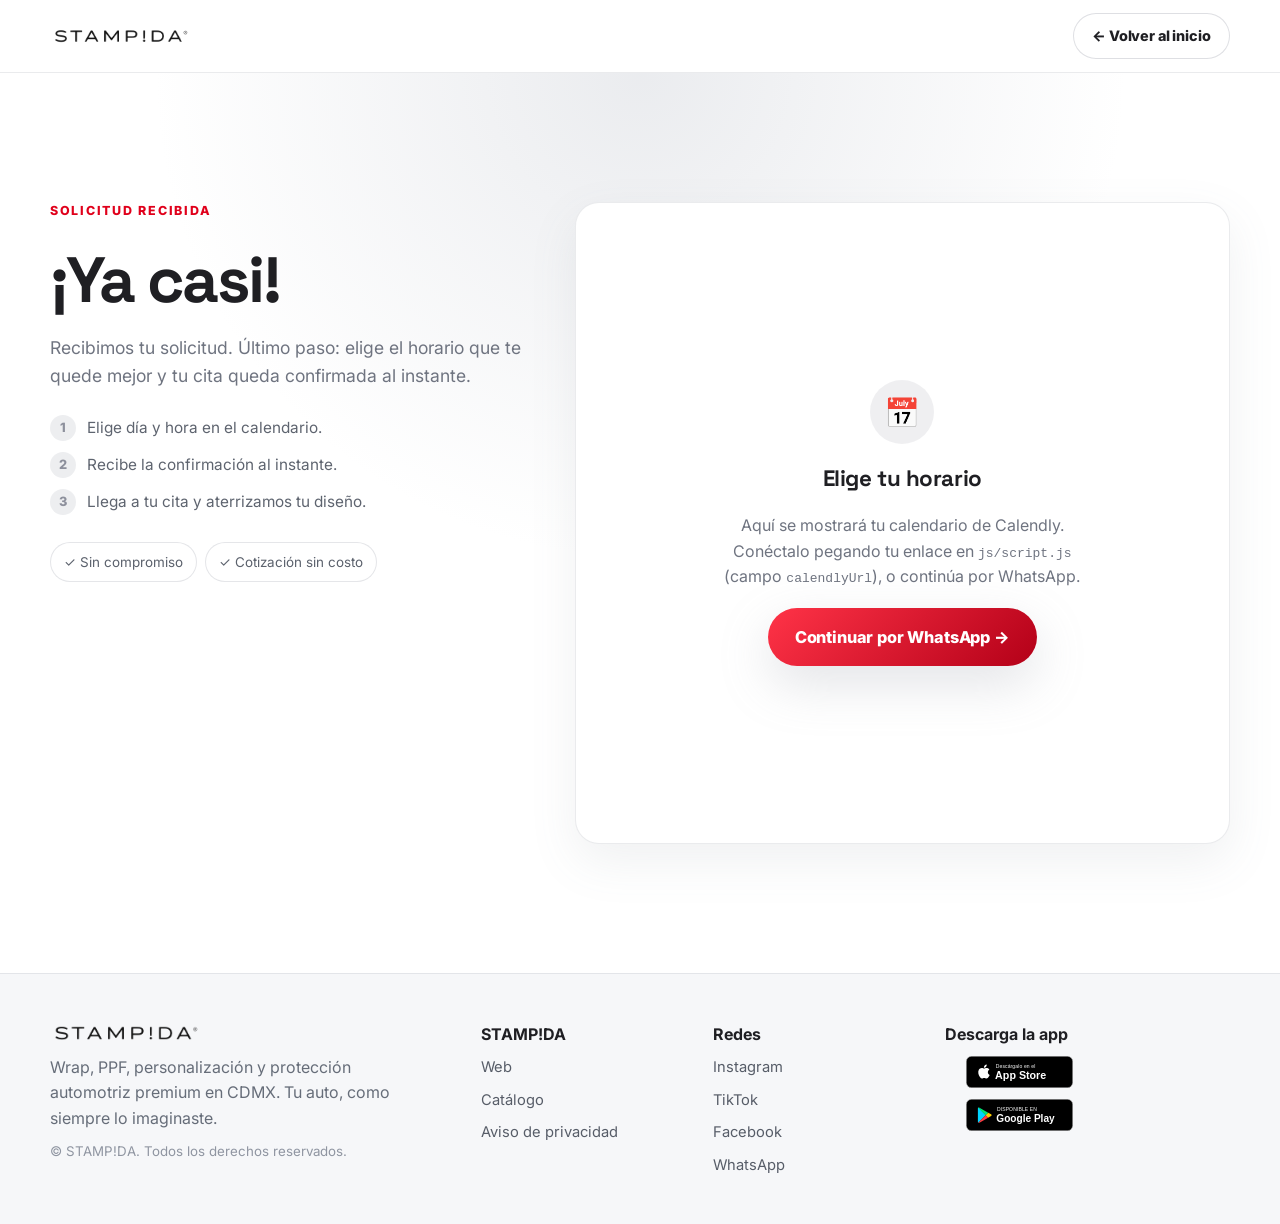
<file: gracias.html>
<!DOCTYPE html>
<html lang="es-MX">
<head>
  <meta charset="utf-8">
  <meta name="viewport" content="width=device-width, initial-scale=1, viewport-fit=cover">
  <title>STAMP!DA — Elige tu horario</title>
  <meta name="description" content="¡Casi listo! Elige el horario de tu cita STAMP!DA y confirma tu transformación.">
  <meta name="robots" content="noindex">
  <link rel="icon" href="assets/favicon.svg">
  <link rel="preconnect" href="https://fonts.googleapis.com">
  <link rel="preconnect" href="https://fonts.gstatic.com" crossorigin>
  <link rel="stylesheet" href="css/styles.css">
</head>
<body data-page="gracias">

  <!-- ===== HEADER ===== -->
  <header class="header">
    <nav class="nav container">
      <a class="nav__logo" href="index.html"><img src="assets/logo-stampida.png" alt="STAMP!DA"></a>
      <a class="btn btn--ghost btn--sm" href="index.html">← Volver al inicio</a>
    </nav>
  </header>

  <!-- ===== THANK YOU ===== -->
  <section class="thanks">
    <div class="thanks__glow"></div>
    <div class="thanks__grid">
      <div class="thanks__copy">
        <span class="eyebrow">Solicitud recibida</span>
        <h1 class="h2" id="thanksGreet">¡Ya casi!</h1>
        <p class="lead" style="margin-top:.4rem">Recibimos tu solicitud. Último paso: elige el horario que te quede mejor y tu cita queda confirmada al instante.</p>
        <p class="chip" id="thanksResumen" style="display:none;width:max-content;max-width:100%"></p>
        <ul class="thanks__steps">
          <li><span class="n">1</span> Elige día y hora en el calendario.</li>
          <li><span class="n">2</span> Recibe la confirmación al instante.</li>
          <li><span class="n">3</span> Llega a tu cita y aterrizamos tu diseño.</li>
        </ul>
        <div class="chips" style="margin-top:.6rem">
          <span class="chip">✓ Sin compromiso</span>
          <span class="chip">✓ Cotización sin costo</span>
        </div>
      </div>

      <!-- Embed de Calendly (lo inyecta js/script.js; respaldo por WhatsApp si está pendiente) -->
      <div class="cal-card" id="calCard"></div>
    </div>
  </section>

  <!-- ===== FOOTER ===== -->
  <footer class="footer">
    <div class="footer__grid">
      <div class="footer__col">
        <img src="assets/logo-stampida.png" alt="STAMP!DA">
        <p>Wrap, PPF, personalización y protección automotriz premium en CDMX. Tu auto, como siempre lo imaginaste.</p>
        <small>© STAMP!DA. Todos los derechos reservados.</small>
      </div>
      <div class="footer__col">
        <strong>STAMP!DA</strong>
        <a href="https://stampida.app/" target="_blank" rel="noopener">Web</a>
        <a href="https://www.stampida.mx" target="_blank" rel="noopener">Catálogo</a>
        <a href="https://stampida.app/?page_id=3" target="_blank" rel="noopener">Aviso de privacidad</a>
      </div>
      <div class="footer__col">
        <strong>Redes</strong>
        <a href="https://www.instagram.com/stampidamx" target="_blank" rel="noopener">Instagram</a>
        <a href="https://www.tiktok.com/@stampidamx" target="_blank" rel="noopener">TikTok</a>
        <a href="https://facebook.com/stampidaapp" target="_blank" rel="noopener">Facebook</a>
        <a href="https://wa.me/525551720748?text=Quiero%20agendar" target="_blank" rel="noopener">WhatsApp</a>
      </div>
      <div class="footer__col">
        <strong>Descarga la app</strong>
        <a href="https://ios.stampida.app" target="_blank" rel="noopener"><img class="store-badge" src="assets/app-store-badge.svg" alt="Descárgalo en el App Store"></a>
        <a href="https://play.stampida.app" target="_blank" rel="noopener"><img class="store-badge" src="assets/google-play-badge.svg" alt="Disponible en Google Play"></a>
      </div>
    </div>
  </footer>

  <script src="js/script.js"></script>
</body>
</html>
</file>
<file: css/styles.css>
/* ============================================================
   STAMP!DA — Landing de conversión + Thank you (Calendly)
   Hoja de estilos compartida por index.html y gracias.html
   ============================================================ */

@import url('https://fonts.googleapis.com/css2?family=Inter:wght@400;500;600;700;800;900&family=Space+Grotesk:wght@500;600;700&display=swap');

:root{
  --bg:#ffffff;
  --ink:#1f1f23;
  --muted:#6f7480;
  --muted-2:#989daa;
  --line:rgba(160,164,175,.22);
  --line-soft:rgba(160,164,175,.12);
  --panel:linear-gradient(180deg,rgba(255,255,255,.98),rgba(242,244,247,.92));
  --red:#e0001b;
  --red-2:#a60016;
  --grad:linear-gradient(135deg,#ff3347,#b30018);
  --gold:#e0001b;
  --sans:'Inter',system-ui,-apple-system,Segoe UI,sans-serif;
  --display:'Space Grotesk',sans-serif;
  --wrap:min(100% - 32px,1180px);
}

*{box-sizing:border-box}
html{scroll-behavior:smooth}
body{
  margin:0;background:var(--bg);color:var(--ink);
  font-family:var(--sans);line-height:1.5;overflow-x:hidden;
  -webkit-font-smoothing:antialiased;
}
img{display:block;max-width:100%}
a{color:inherit}

@keyframes spd-marquee{from{transform:translateX(0)}to{transform:translateX(-50%)}}

.container{width:var(--wrap);margin-inline:auto}

/* ---------- Botones ---------- */
.btn{
  display:inline-flex;align-items:center;justify-content:center;gap:.5rem;
  border-radius:999px;text-decoration:none;font-weight:800;
  letter-spacing:-.01em;cursor:pointer;border:none;transition:transform .15s ease,box-shadow .2s ease;
}
.btn:active{transform:translateY(1px)}
.btn--primary{background:var(--grad);color:#fff;box-shadow:0 18px 50px rgba(232,0,29,.38)}
.btn--ghost{background:rgba(255,255,255,.08);border:1px solid rgba(255,255,255,.18);color:#fff;backdrop-filter:blur(8px)}
.btn--sm{padding:.7rem 1.15rem;font-size:.9rem}
.btn--md{padding:1.05rem 1.7rem;font-size:1.02rem}
.btn--block{width:100%}

/* ---------- Header ---------- */
.header{position:sticky;top:0;z-index:60;backdrop-filter:blur(18px);background:rgba(5,5,5,.7);border-bottom:1px solid var(--line)}
.nav{min-height:72px;display:flex;align-items:center;justify-content:space-between;gap:1rem}
.nav__logo img{width:140px;max-height:30px;object-fit:contain;filter:invert(1)}
.nav__links{display:flex;align-items:center;gap:1.6rem;color:#cdccd2;font-size:.92rem;font-weight:500}
.nav__links a{text-decoration:none}
.nav__links a:hover{color:#fff}

/* ---------- Hero ---------- */
.hero{position:relative;min-height:92vh;display:flex;align-items:center;overflow:hidden}
.hero__video{position:absolute;inset:0;width:100%;height:100%;object-fit:cover;z-index:0}
.hero__placeholder{position:absolute;inset:0;z-index:0;display:grid;place-items:center;
  background:repeating-linear-gradient(135deg,#0b0b0e 0,#0b0b0e 22px,#0f0f14 22px,#0f0f14 44px)}
.hero__placeholder span{font-family:monospace;font-size:.8rem;color:#5c5c63;letter-spacing:.06em}
.hero__overlay{position:absolute;inset:0;z-index:1}
.hero__overlay--h{background:linear-gradient(90deg,rgba(5,5,5,.46) 0%,rgba(5,5,5,.36) 30%,rgba(5,5,5,.17) 100%)}
.hero__overlay--v{background:linear-gradient(180deg,rgba(5,5,5,.4) 0%,transparent 30%,transparent 30%,rgba(5,5,5,.35) 100%)}
.hero__inner{position:relative;z-index:2;width:var(--wrap);margin-inline:auto;padding:6rem 0 4rem}
.badge{display:inline-flex;align-items:center;gap:.5rem;padding:.5rem .85rem;border:1px solid rgba(255,255,255,.18);
  border-radius:999px;background:rgba(255,255,255,.06);font-size:.8rem;font-weight:600;letter-spacing:.04em}
.badge__dot{width:.5rem;height:.5rem;border-radius:50%;background:var(--red);box-shadow:0 0 16px var(--red)}
.hero__title{font-family:var(--display);font-weight:700;line-height:.92;letter-spacing:-.05em;
  font-size:clamp(3.4rem,8.5vw,7.5rem);margin:1.4rem 0 0;max-width:14ch}
.hero__title em{color:var(--red);font-style:normal}
.hero__sub{font-size:clamp(1.1rem,2vw,1.4rem);line-height:1.55;color:#e6e6ea;max-width:54ch;margin:1.5rem 0 0}
.cta-row{display:flex;flex-wrap:wrap;gap:.85rem;margin-top:2rem}
.stats{display:flex;flex-wrap:wrap;gap:2rem;margin-top:2.6rem}
.stat__n{font-family:var(--display);font-size:1.9rem;font-weight:700;letter-spacing:-.03em}
.stat__l{color:var(--muted);font-size:.85rem}

/* ---------- Marquee ---------- */
.marquee{border-block:1px solid var(--line);background:rgba(255,255,255,.03);overflow:hidden}
.marquee__track{display:flex;gap:2.4rem;min-width:max-content;padding:1rem 0;animation:spd-marquee 26s linear infinite}
.marquee__track span{font-family:var(--display);font-size:clamp(1.1rem,2vw,1.8rem);font-weight:600;text-transform:uppercase;letter-spacing:-.02em}
.marquee__track .sep{color:var(--red);font-size:1.4rem}

/* ---------- Secciones genéricas ---------- */
.section{width:var(--wrap);margin-inline:auto;padding:clamp(4rem,8vw,7rem) 0}
.section--tight{padding-top:clamp(2rem,4vw,3rem)}
.section-head{max-width:780px;margin-bottom:2.5rem}
.eyebrow{color:var(--red);font-weight:800;text-transform:uppercase;letter-spacing:.14em;font-size:.78rem}
.h2{font-family:var(--display);font-weight:700;line-height:.95;letter-spacing:-.04em;font-size:clamp(2.4rem,5vw,4.4rem);margin:.7rem 0 0}
.lead{color:var(--muted);font-size:1.1rem;line-height:1.6;margin:1rem 0 0}

/* ---------- Catálogo ---------- */
.cards{display:grid;grid-template-columns:repeat(3,1fr);gap:1rem}
.card{border:1px solid var(--line);border-radius:24px;overflow:hidden;background:var(--panel)}
.card__media{height:230px;background:linear-gradient(135deg,#16161c,#050505);position:relative;display:grid;place-items:center}
.card__media b{font-family:var(--display);font-size:4rem;font-weight:700;color:rgba(255,255,255,.07);letter-spacing:-.04em}
.card__tag-img{position:absolute;bottom:1rem;left:1rem;font-family:monospace;font-size:.7rem;color:#5c5c63}
.card__body{padding:1.4rem}
.card__kicker{color:var(--red);font-weight:800;text-transform:uppercase;font-size:.74rem;letter-spacing:.12em}
.card__title{font-family:var(--display);font-weight:700;font-size:1.5rem;letter-spacing:-.03em;margin:.5rem 0 .6rem}
.card__text{color:var(--muted);line-height:1.6;margin:0 0 1rem}
.card__link{font-weight:800;color:#fff;text-decoration:underline;text-decoration-color:var(--red);text-underline-offset:.35rem}
.card__time{display:inline-block;font-size:.78rem;font-weight:700;color:var(--red);letter-spacing:.04em;margin-bottom:.6rem}

/* ---------- Casos de uso ---------- */
.uses{display:grid;grid-template-columns:repeat(4,1fr);gap:1rem}
.use{padding:1.4rem;min-height:220px;border:1px solid var(--line);border-radius:24px;background:var(--panel)}
.use__n{font-family:var(--display);color:var(--red);font-size:2.2rem;letter-spacing:-.06em}
.use__title{font-family:var(--display);font-weight:700;font-size:1.35rem;letter-spacing:-.03em;margin:.8rem 0 .5rem}
.use__text{color:var(--muted);line-height:1.55;margin:0}

/* ---------- Comparativa ---------- */
.compare{display:grid;grid-template-columns:1fr 1fr;gap:1rem;align-items:stretch}
.compare__col{padding:1.8rem;border:1px solid var(--line);border-radius:24px;background:rgba(255,255,255,.03)}
.compare__col--win{border-color:rgba(232,0,29,.5);background:linear-gradient(180deg,rgba(232,0,29,.16),rgba(255,255,255,.04));box-shadow:0 24px 80px rgba(232,0,29,.22)}
.compare__kicker{font-size:.8rem;text-transform:uppercase;letter-spacing:.12em;font-weight:800;color:#9a9aa1}
.compare__col--win .compare__kicker{color:#fff}
.compare__title{font-family:var(--display);font-weight:700;font-size:1.7rem;letter-spacing:-.03em;margin:.6rem 0 1.2rem;color:#cfcfd4}
.compare__col--win .compare__title{color:#fff}
.compare__list{display:grid;gap:.85rem;margin:0;padding:0;list-style:none}
.compare__list li{border-top:1px solid rgba(255,255,255,.1);padding-top:.85rem;color:#b9b9c0}
.compare__col--win .compare__list li{border-top-color:rgba(255,255,255,.16);color:#f0f0f4}

/* ---------- Testimonios ---------- */
.reviews-sec{padding:clamp(4rem,8vw,6rem) 0;border-block:1px solid rgba(255,255,255,.1);background:rgba(255,255,255,.02)}
.rating{display:flex;flex-wrap:wrap;align-items:center;gap:1rem;margin-top:1.2rem}
.rating__chip{display:flex;align-items:center;gap:.7rem;border:1px solid rgba(255,255,255,.14);border-radius:16px;padding:.7rem 1.1rem;background:rgba(255,255,255,.04)}
.rating__chip img{height:20px;width:auto}
.rating__num{font-family:var(--display);font-weight:700;font-size:1.3rem;letter-spacing:-.02em}
.stars{color:var(--gold);letter-spacing:.08em}
.reviews-mask{overflow:hidden;-webkit-mask-image:linear-gradient(90deg,transparent,#000 6%,#000 94%,transparent);mask-image:linear-gradient(90deg,transparent,#000 6%,#000 94%,transparent)}
.reviews__track{display:flex;gap:1rem;min-width:max-content;padding:.25rem .5rem;animation:spd-marquee 70s linear infinite}
.reviews__track:hover{animation-play-state:paused}
.review{width:min(360px,84vw);flex:none;padding:1.4rem;border:1px solid var(--line);border-radius:20px;background:var(--panel);display:flex;flex-direction:column;gap:.85rem}
.review__head{display:flex;align-items:center;gap:.85rem}
.avatar{width:46px;height:46px;flex:none;border-radius:50%;display:grid;place-items:center;font-family:var(--display);font-weight:700;font-size:1rem;color:#fff}
.review__name{display:block;font-size:.98rem;color:#fff;font-weight:700}
.review__stars{font-size:.82rem}
.review__text{color:#dcdce2;line-height:1.6;margin:0;font-size:.96rem;display:-webkit-box;-webkit-line-clamp:6;-webkit-box-orient:vertical;overflow:hidden}
.review__src{display:flex;align-items:center;gap:.5rem;margin-top:auto;color:#9a9aa1;font-size:.82rem;font-weight:600}
.review__src img{width:16px;height:16px}
.backers{margin-top:1.2rem;display:flex;flex-wrap:wrap;align-items:center;gap:1.2rem;border:1px solid var(--line);border-radius:22px;padding:1.4rem 1.5rem;background:var(--panel)}
.backers__label{color:#9a9aa1;font-size:.8rem;text-transform:uppercase;letter-spacing:.12em;font-weight:800;flex:none}
.backer{display:flex;align-items:center;gap:.85rem}
.backer img{width:48px;height:48px;border-radius:50%;object-fit:cover;border:1px solid rgba(255,255,255,.15)}
.backer strong{display:block;font-size:.98rem}
.backer span{color:var(--muted);font-size:.82rem}
.backer--featured img{width:64px;height:64px;border:2px solid var(--red);box-shadow:0 0 24px rgba(232,0,29,.35)}
.backer--featured strong{font-size:1.08rem}
.backer__quote{color:#cfcfd4;font-size:.86rem;font-style:italic;margin:.35rem 0 0;max-width:38ch;line-height:1.5}

/* ---------- Ubicaciones ---------- */
.loc-btns{display:flex;gap:.55rem;flex-wrap:wrap;margin-bottom:1rem}
.loc-btn{border:1px solid rgba(255,255,255,.13);border-radius:999px;padding:.65rem .95rem;background:rgba(255,255,255,.05);color:#fff;cursor:pointer;font-weight:700;font-size:.88rem;font-family:var(--sans);transition:.2s}
.loc-btn:hover{border-color:rgba(255,255,255,.3)}
.loc-btn.is-active{border-color:var(--red);background:var(--red)}
.loc-panel{display:grid;grid-template-columns:.4fr .6fr;gap:1rem;border:1px solid var(--line);border-radius:24px;padding:1rem;background:linear-gradient(180deg,rgba(255,255,255,.05),rgba(255,255,255,.02))}
.loc-panel__info{padding:1rem;display:grid;align-content:center;gap:.8rem}
.loc-panel__name{font-family:var(--display);font-size:clamp(2rem,4vw,3.4rem);letter-spacing:-.05em;font-weight:700}
.loc-panel__info p{color:var(--muted);margin:0;line-height:1.6}
.map{width:100%;height:420px;border:0;border-radius:18px;background:#15151a}

/* ---------- FAQ ---------- */
.faq{width:min(100% - 32px,820px);margin-inline:auto;padding:clamp(4rem,8vw,6rem) 0 clamp(2rem,4vw,3rem)}
.faq__head{text-align:center;margin-bottom:2.2rem}
.faq__list{display:grid;gap:.7rem}
.faq__item{border:1px solid var(--line);border-radius:16px;background:rgba(255,255,255,.04);overflow:hidden}
.faq__q{display:flex;align-items:center;justify-content:space-between;gap:1rem;padding:1.1rem 1.2rem;cursor:pointer;font-weight:700;list-style:none;font-size:1.02rem}
.faq__q::-webkit-details-marker{display:none}
.faq__plus{flex:none;font-family:var(--display);color:var(--red);font-size:1.5rem;line-height:1;transition:transform .25s ease}
.faq__item[open] .faq__plus{transform:rotate(45deg)}
.faq__a{padding:0 1.2rem 1.2rem;margin:0;color:var(--muted);line-height:1.65}

/* ---------- Agenda / Formulario ---------- */
.agenda{position:relative;padding:clamp(3rem,6vw,5rem) 0 clamp(4rem,8vw,7rem)}
.agenda__glow{position:absolute;inset:0 0 auto 0;height:60%;background:radial-gradient(circle at 50% 0,rgba(232,0,29,.18),transparent 60%);pointer-events:none}
.agenda__grid{position:relative;width:var(--wrap);margin-inline:auto;display:grid;grid-template-columns:.82fr 1.18fr;gap:2.5rem;align-items:start}
.agenda__copy{display:grid;gap:1.1rem}
.agenda__copy p{color:#cfcfd4;font-size:1.12rem;line-height:1.6;margin:0}
.chips{display:flex;flex-wrap:wrap;gap:.55rem;margin-top:.3rem}
.chip{border:1px solid rgba(255,255,255,.13);border-radius:999px;padding:.55rem .8rem;background:rgba(255,255,255,.04);color:#d8d8df;font-size:.84rem}
.form{border:1px solid var(--line);border-radius:24px;padding:1.5rem;background:rgba(8,8,10,.72);backdrop-filter:blur(20px)}
.form__head{display:flex;justify-content:space-between;align-items:center;gap:1rem;border-bottom:1px solid var(--line);padding-bottom:1rem;margin-bottom:1.2rem}
.form__head h3{font-family:var(--display);font-weight:700;font-size:1.5rem;letter-spacing:-.03em;margin:0}
.form__time{color:var(--red);font-weight:800;font-size:.85rem}
.field{display:grid;gap:.4rem;margin-bottom:.9rem;font-weight:700;font-size:.92rem}
.input,.select,.textarea{width:100%;border:1px solid rgba(255,255,255,.13);border-radius:14px;padding:.9rem 1rem;color:#fff;background:rgba(0,0,0,.48);outline:none;font-weight:500;font-family:var(--sans);font-size:1rem}
.select{background:rgba(0,0,0,.66);color-scheme:dark}
.textarea{resize:vertical;min-height:90px}
.input:focus,.select:focus,.textarea:focus{border-color:var(--red)}
.check{display:grid;grid-template-columns:auto 1fr;gap:.6rem;align-items:start;margin-bottom:1.1rem;font-weight:500;color:#cacad0;font-size:.86rem;line-height:1.5}
.check input{width:auto;margin-top:.2rem}

/* ---------- Thank you (gracias.html) ---------- */
.thanks{position:relative;min-height:100vh;display:flex;align-items:center;padding:clamp(2.5rem,6vw,5rem) 0}
.thanks__glow{position:absolute;inset:0 0 auto 0;height:55%;background:radial-gradient(circle at 50% 0,rgba(232,0,29,.2),transparent 60%);pointer-events:none}
.thanks__grid{position:relative;width:var(--wrap);margin-inline:auto;display:grid;grid-template-columns:.85fr 1.15fr;gap:2.5rem;align-items:start}
.thanks__copy{display:grid;gap:1.1rem;align-content:start;position:sticky;top:96px}
.thanks__steps{display:grid;gap:.7rem;margin:.4rem 0 0;padding:0;list-style:none}
.thanks__steps li{display:flex;gap:.7rem;align-items:center;color:#d8d8df;font-size:.96rem}
.thanks__steps .n{flex:none;width:26px;height:26px;border-radius:50%;background:rgba(232,0,29,.16);color:var(--red);display:grid;place-items:center;font-weight:800;font-size:.8rem}
.cal-card{border:1px solid var(--line);border-radius:24px;overflow:hidden;background:#101014;min-height:640px}
.cal-card iframe{width:100%;height:720px;border:0;display:block}
.cal-fallback{padding:2.5rem 1.5rem;display:grid;gap:1.1rem;place-items:center;text-align:center;min-height:640px;align-content:center}
.cal-fallback__icon{width:64px;height:64px;border-radius:50%;background:rgba(232,0,29,.15);display:grid;place-items:center;font-size:1.8rem}
.cal-fallback strong{font-family:var(--display);font-size:1.4rem;letter-spacing:-.02em}
.cal-fallback p{color:var(--muted);margin:0;max-width:36ch;line-height:1.6}

/* ---------- Footer ---------- */
.footer{border-top:1px solid var(--line);padding:3rem 0;background:#050505}
.footer__grid{width:var(--wrap);margin-inline:auto;display:grid;grid-template-columns:1.4fr .7fr .7fr 1fr;gap:2rem}
.footer__col{display:grid;gap:.65rem;align-content:start}
.footer__col img{width:150px;max-height:32px;object-fit:contain;filter:invert(1)}
.footer__col p{color:var(--muted);margin:0;line-height:1.6;max-width:34ch}
.footer__col a{color:#d7d7dd;text-decoration:none;font-size:.92rem}
.footer__col a:hover{color:#fff}
.footer__col small{color:var(--muted-2)}
.store-badge{width:170px}

/* ============================================================
   Responsive
   ============================================================ */
@media(max-width:1020px){
  .nav__links{display:none}
  .uses{grid-template-columns:1fr 1fr}
  .cards{grid-template-columns:1fr}
  .compare{grid-template-columns:1fr}
  .loc-panel{grid-template-columns:1fr}
  .agenda__grid{grid-template-columns:1fr}
  .thanks__grid{grid-template-columns:1fr}
  .thanks__copy{position:static}
  .footer__grid{grid-template-columns:1fr 1fr}
  .hero{min-height:auto}
  .hero__inner{padding:3.2rem 0 3rem}
  .hero__title{font-size:clamp(3rem,11vw,5rem)}
  .map{height:300px}
  .loc-panel__info{padding:.6rem}
}
@media(max-width:640px){
  .uses{grid-template-columns:1fr}
  .footer__grid{grid-template-columns:1fr}
  .hero__inner{padding:2.4rem 0 2.6rem}
  .stats{gap:1.2rem}
  .cta-row .btn{flex:1 1 100%}
  .backers{flex-direction:column;align-items:flex-start;gap:.9rem}
  .cal-card iframe{height:600px}
}


/* ---------- Actualización STAMP!DA: hero imagen + showcase ---------- */
.hero--image{min-height:92vh}
.hero__image{position:absolute;inset:0;width:100%;height:100%;object-fit:cover;object-position:center;z-index:0}
.hero--image .hero__overlay--h{background:linear-gradient(90deg,rgba(5,5,5,.94) 0%,rgba(5,5,5,.78) 42%,rgba(5,5,5,.20) 100%)}
.hero__sub--strong{font-weight:800;color:#fff;margin-top:1.1rem}
.hero__sub--secondary{font-size:1.05rem;color:#d0d0d5;margin-top:.55rem;max-width:52ch}
.cards--two{grid-template-columns:repeat(2,1fr)}
.cards--two .card__media{height:330px;background:#0b0b0d}
.cards--two .card__media img{width:100%;height:100%;object-fit:cover}
.showcase{padding:clamp(4rem,8vw,7rem) 0;border-block:1px solid var(--line);background:radial-gradient(circle at 50% 50%,rgba(232,0,29,.13),transparent 48%),#070707}
.showcase .section-head{margin-bottom:2rem}
.showcase__shell{border:1px solid rgba(255,255,255,.14);border-radius:28px;padding:12px;background:linear-gradient(135deg,rgba(255,255,255,.09),rgba(255,255,255,.02));box-shadow:0 30px 100px rgba(0,0,0,.5)}
.showcase__viewport{position:relative;aspect-ratio:16/9;overflow:hidden;border-radius:19px;background:#090909}
.showcase__slide{position:absolute;inset:0;opacity:0;transform:scale(1.04) translateX(3%);transition:opacity .55s ease,transform .75s cubic-bezier(.2,.7,.2,1);pointer-events:none}
.showcase__slide.is-active{opacity:1;transform:scale(1) translateX(0);pointer-events:auto}
.showcase__slide img,.showcase__slide video{width:100%;height:100%;object-fit:cover;display:block}
.showcase__slide:after{content:"";position:absolute;inset:0;background:linear-gradient(180deg,transparent 45%,rgba(0,0,0,.8) 100%);pointer-events:none}
.showcase__caption{position:absolute;z-index:1;left:clamp(1rem,3vw,2rem);bottom:clamp(1rem,3vw,2rem);display:grid;gap:.2rem;max-width:32ch}
.showcase__caption span{color:var(--red);font-size:.76rem;font-weight:900;letter-spacing:.14em}
.showcase__caption strong{font-family:var(--display);font-size:clamp(1.2rem,2.5vw,2rem);letter-spacing:-.04em;line-height:1}
.showcase__controls{display:flex;align-items:center;justify-content:center;gap:.9rem;padding:.95rem .25rem .15rem}
.showcase__arrow{width:42px;height:42px;border:1px solid rgba(255,255,255,.2);background:rgba(255,255,255,.06);color:#fff;border-radius:50%;font-size:1.1rem;cursor:pointer;transition:.2s}
.showcase__arrow:hover{background:var(--red);border-color:var(--red)}
.showcase__dots{display:flex;align-items:center;gap:.45rem}
.showcase__dot{width:7px;height:7px;border-radius:999px;border:0;background:#5c5c62;padding:0;cursor:pointer;transition:width .2s ease,background .2s ease}
.showcase__dot.is-active{width:28px;background:var(--red)}
@media(max-width:1020px){.cards--two{grid-template-columns:1fr}.cards--two .card__media{height:280px}.hero--image{min-height:760px}}
@media(max-width:640px){.hero--image{min-height:680px}.hero--image .hero__overlay--h{background:linear-gradient(90deg,rgba(5,5,5,.92),rgba(5,5,5,.53))}.hero__image{object-position:58% center}.showcase__shell{padding:8px;border-radius:22px}.showcase__viewport{aspect-ratio:4/5}.showcase__slide img,.showcase__slide video{object-position:center}.showcase__caption{max-width:25ch}}


/* ---------- Ajuste final: cards Wrap / PPF ---------- */
.card--equal{display:flex;flex-direction:column;height:100%}
.card__body--equal{display:flex;flex-direction:column;flex:1}
.card__footer{margin-top:auto;display:flex;flex-wrap:wrap;align-items:center;gap:.85rem}
.card__footer .card__time{margin-bottom:0}
@media(max-width:1020px){
  .cards--two{grid-template-columns:1fr}
}

/* ============================================================
   Tema visual: blanco marfil + dorado
   Conserva estructura, contenido, imágenes y animaciones.
   ============================================================ */

/* Base */
body{background:var(--bg);color:var(--ink)}
.btn--primary{color:#ffffff;box-shadow:0 18px 50px rgba(145,150,162,.26)}
.btn--ghost{background:rgba(255,255,255,.76);border-color:rgba(145,150,162,.30);color:var(--ink)}
.btn--ghost:hover{background:#ffffff;box-shadow:0 12px 28px rgba(112,118,130,.12)}
.header{background:rgba(255,255,255,.86);border-bottom-color:var(--line)}
.nav__logo img,.footer__col img{filter:none}
.nav__links{color:var(--muted)}
.nav__links a:hover{color:var(--ink)}

/* Hero */
.hero__placeholder{
  background:repeating-linear-gradient(135deg,#f7f8fa 0,#f7f8fa 22px,#ffffff 22px,#ffffff 44px)
}
.hero__placeholder span{color:var(--muted-2)}
.hero__overlay--h{background:linear-gradient(90deg,rgba(255,255,255,.92) 0%,rgba(255,255,255,.72) 34%,rgba(255,255,255,.13) 100%)}
.hero__overlay--v{background:linear-gradient(180deg,rgba(255,255,255,.32) 0%,transparent 30%,transparent 64%,rgba(255,255,255,.22) 100%)}
.badge{border-color:rgba(145,150,162,.30);background:rgba(255,255,255,.72);box-shadow:0 10px 30px rgba(112,118,130,.08)}
.badge__dot{box-shadow:0 0 16px rgba(120,126,138,.72)}
.hero__sub{color:#484d57}
.hero__title em{color:var(--red)}
.marquee{background:#f8f9fb;border-color:var(--line)}
.marquee__track .sep{color:var(--red)}
.eyebrow{color:var(--red)}

/* Cards and informative blocks */
.card{background:var(--panel);box-shadow:0 16px 38px rgba(112,118,130,.08)}
.card__media{background:linear-gradient(135deg,#f5f6f8,#ffffff)}
.card__media b{color:rgba(145,150,162,.18)}
.card__tag-img{color:var(--muted-2)}
.card__link{color:var(--ink);text-decoration-color:var(--red)}
.card__time{color:var(--red)}
.use{background:var(--panel);box-shadow:0 14px 32px rgba(112,118,130,.06)}
.compare__col{background:#ffffff;box-shadow:0 14px 32px rgba(112,118,130,.05)}
.compare__col--win{
  border-color:rgba(145,150,162,.62);
  background:linear-gradient(180deg,rgba(198,202,210,.28),rgba(255,255,255,.96));
  box-shadow:0 24px 70px rgba(145,150,162,.16)
}
.compare__kicker{color:var(--muted-2)}
.compare__col--win .compare__kicker{color:#8f909b}
.compare__title{color:#5d636e}
.compare__col--win .compare__title{color:var(--ink)}
.compare__list li{border-top-color:rgba(145,150,162,.16);color:#69707c}
.compare__col--win .compare__list li{border-top-color:rgba(145,150,162,.24);color:#40444d}

/* Reviews */
.reviews-sec{border-color:var(--line);background:#fafbfc}
.rating__chip{border-color:rgba(145,150,162,.22);background:#ffffff}
.review{background:var(--panel);box-shadow:0 14px 32px rgba(112,118,130,.06)}
.review__name{color:var(--ink)}
.review__text{color:#505560}
.review__src,.backers__label{color:var(--muted-2)}
.backers{background:#ffffff;box-shadow:0 14px 32px rgba(112,118,130,.06)}
.backer img{border-color:rgba(145,150,162,.25)}
.backer--featured img{box-shadow:0 0 24px rgba(145,150,162,.30)}
.backer__quote{color:#656c78}

/* Locations, FAQs and form */
.loc-btn{border-color:rgba(145,150,162,.26);background:#ffffff;color:var(--ink)}
.loc-btn:hover{border-color:rgba(145,150,162,.58);background:#ffffff}
.loc-btn.is-active{border-color:var(--red);background:var(--red);color:#ffffff}
.loc-panel{background:linear-gradient(180deg,#ffffff,#f8f9fb);box-shadow:0 16px 38px rgba(112,118,130,.06)}
.loc-panel__info p{color:var(--muted)}
.map{background:#f4f5f7}
.faq__item{background:#ffffff;box-shadow:0 10px 24px rgba(112,118,130,.04)}
.faq__a{color:var(--muted)}
.agenda__glow{background:radial-gradient(circle at 50% 0,rgba(198,202,210,.30),transparent 60%)}
.agenda__copy p{color:#5b616c}
.chip{border-color:rgba(145,150,162,.24);background:#ffffff;color:#5b616c}
.form{background:rgba(255,255,255,.88);box-shadow:0 22px 60px rgba(112,118,130,.13)}
.form__time{color:var(--red)}
.input,.select,.textarea{border-color:rgba(145,150,162,.25);color:var(--ink);background:#ffffff}
.select{background:#ffffff;color-scheme:light}
.input::placeholder,.textarea::placeholder{color:#9ea4b0}
.input:focus,.select:focus,.textarea:focus{border-color:var(--red);box-shadow:0 0 0 4px rgba(145,150,162,.12)}
.check{color:#616773}

/* Thank-you page */
.thanks__glow{background:radial-gradient(circle at 50% 0,rgba(198,202,210,.36),transparent 60%)}
.thanks__steps li{color:#5e646f}
.thanks__steps .n{background:rgba(145,150,162,.16);color:#8d909c}
.cal-card{background:#ffffff;box-shadow:0 18px 48px rgba(112,118,130,.10)}
.cal-fallback__icon{background:rgba(145,150,162,.15)}
.cal-fallback p{color:var(--muted)}

/* Footer */
.footer{border-top-color:var(--line);background:#f6f7f9}
.footer__col p{color:#666d79}
.footer__col a{color:#575d68}
.footer__col a:hover{color:var(--red)}
.footer__col small{color:#8f95a1}

/* Hero image, showcase, and controls */
.hero--image .hero__overlay--h{
  background:linear-gradient(90deg,rgba(255,255,255,.98) 0%,rgba(255,255,255,.84) 42%,rgba(255,255,255,.15) 100%)
}
.hero__sub--strong{color:var(--ink)}
.hero__sub--secondary{color:var(--muted)}
.cards--two .card__media{background:#f6f7f9}
.showcase{
  background:radial-gradient(circle at 50% 50%,rgba(198,202,210,.26),transparent 48%),#f8f9fb;
  border-color:var(--line)
}
.showcase__shell{
  border-color:rgba(145,150,162,.28);
  background:linear-gradient(135deg,rgba(255,255,255,.94),rgba(242,244,247,.86));
  box-shadow:0 30px 80px rgba(112,118,130,.16)
}
.showcase__viewport{background:#f3f4f6}
.showcase__arrow{
  border-color:rgba(145,150,162,.35);
  background:rgba(255,255,255,.84);
  color:var(--ink)
}
.showcase__arrow:hover{background:var(--red);border-color:var(--red);color:#ffffff}
.showcase__dot{background:#c2c6cf}
.showcase__dot.is-active{background:var(--red)}
@media(max-width:640px){
  .hero--image .hero__overlay--h{background:linear-gradient(90deg,rgba(255,255,255,.96),rgba(255,255,255,.48))}
}
/* Showcase: texto blanco sobre imágenes */
.showcase__caption span,
.showcase__caption strong {
  color: #ffffff !important;
  text-shadow: 0 2px 12px rgba(82, 88, 100, 0.72);
}
</file>
